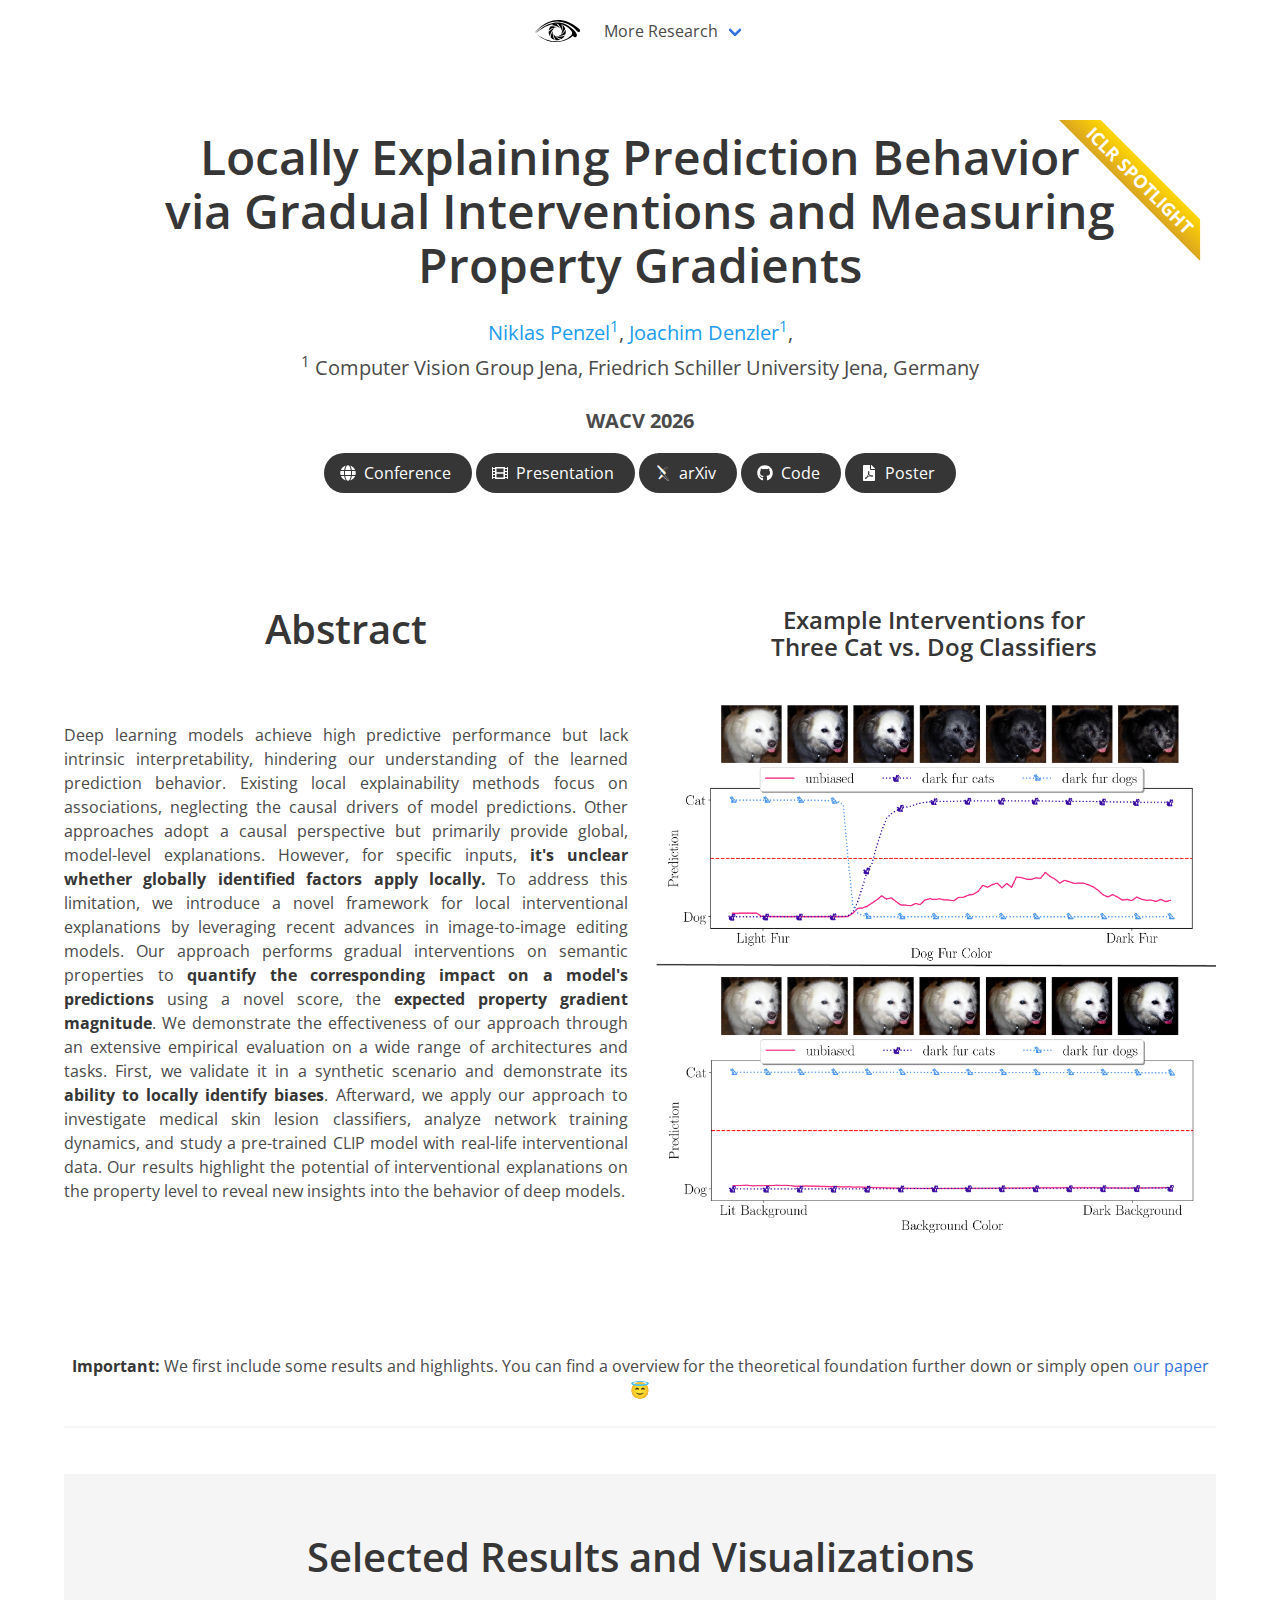
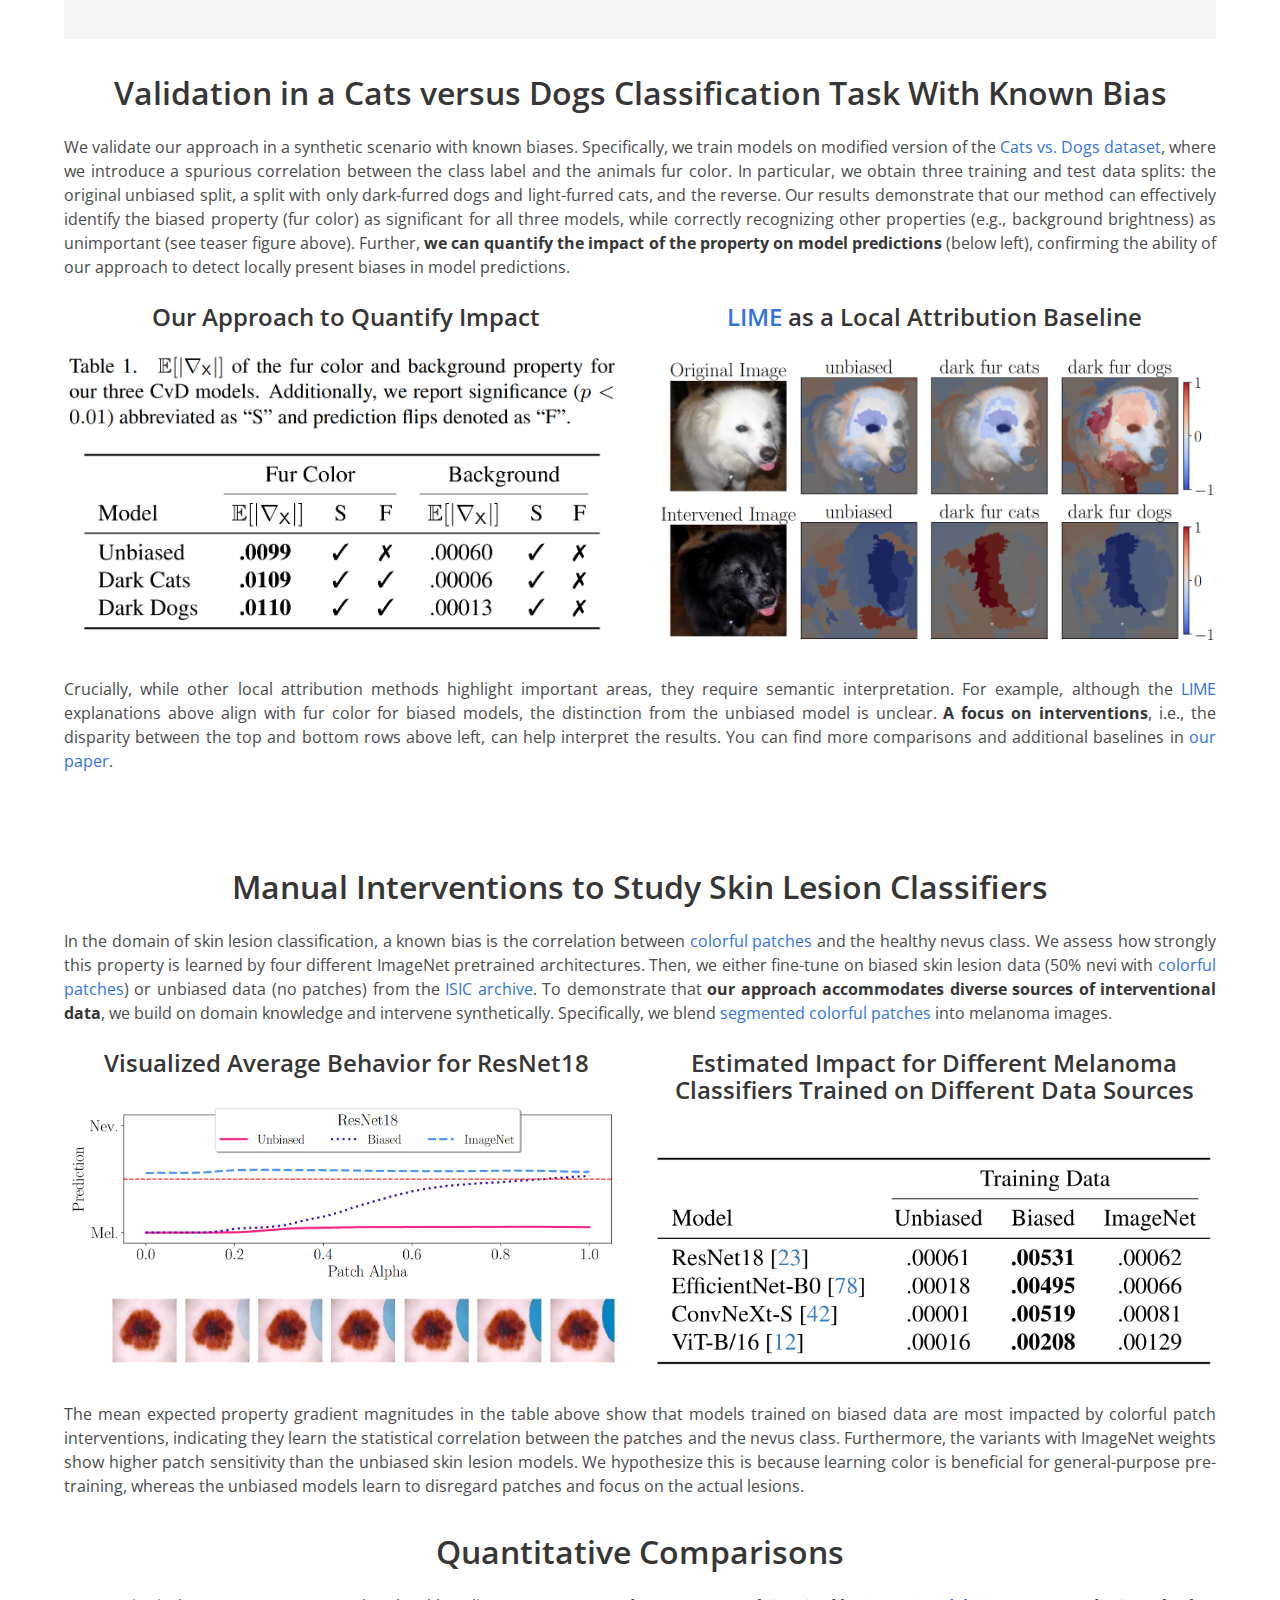
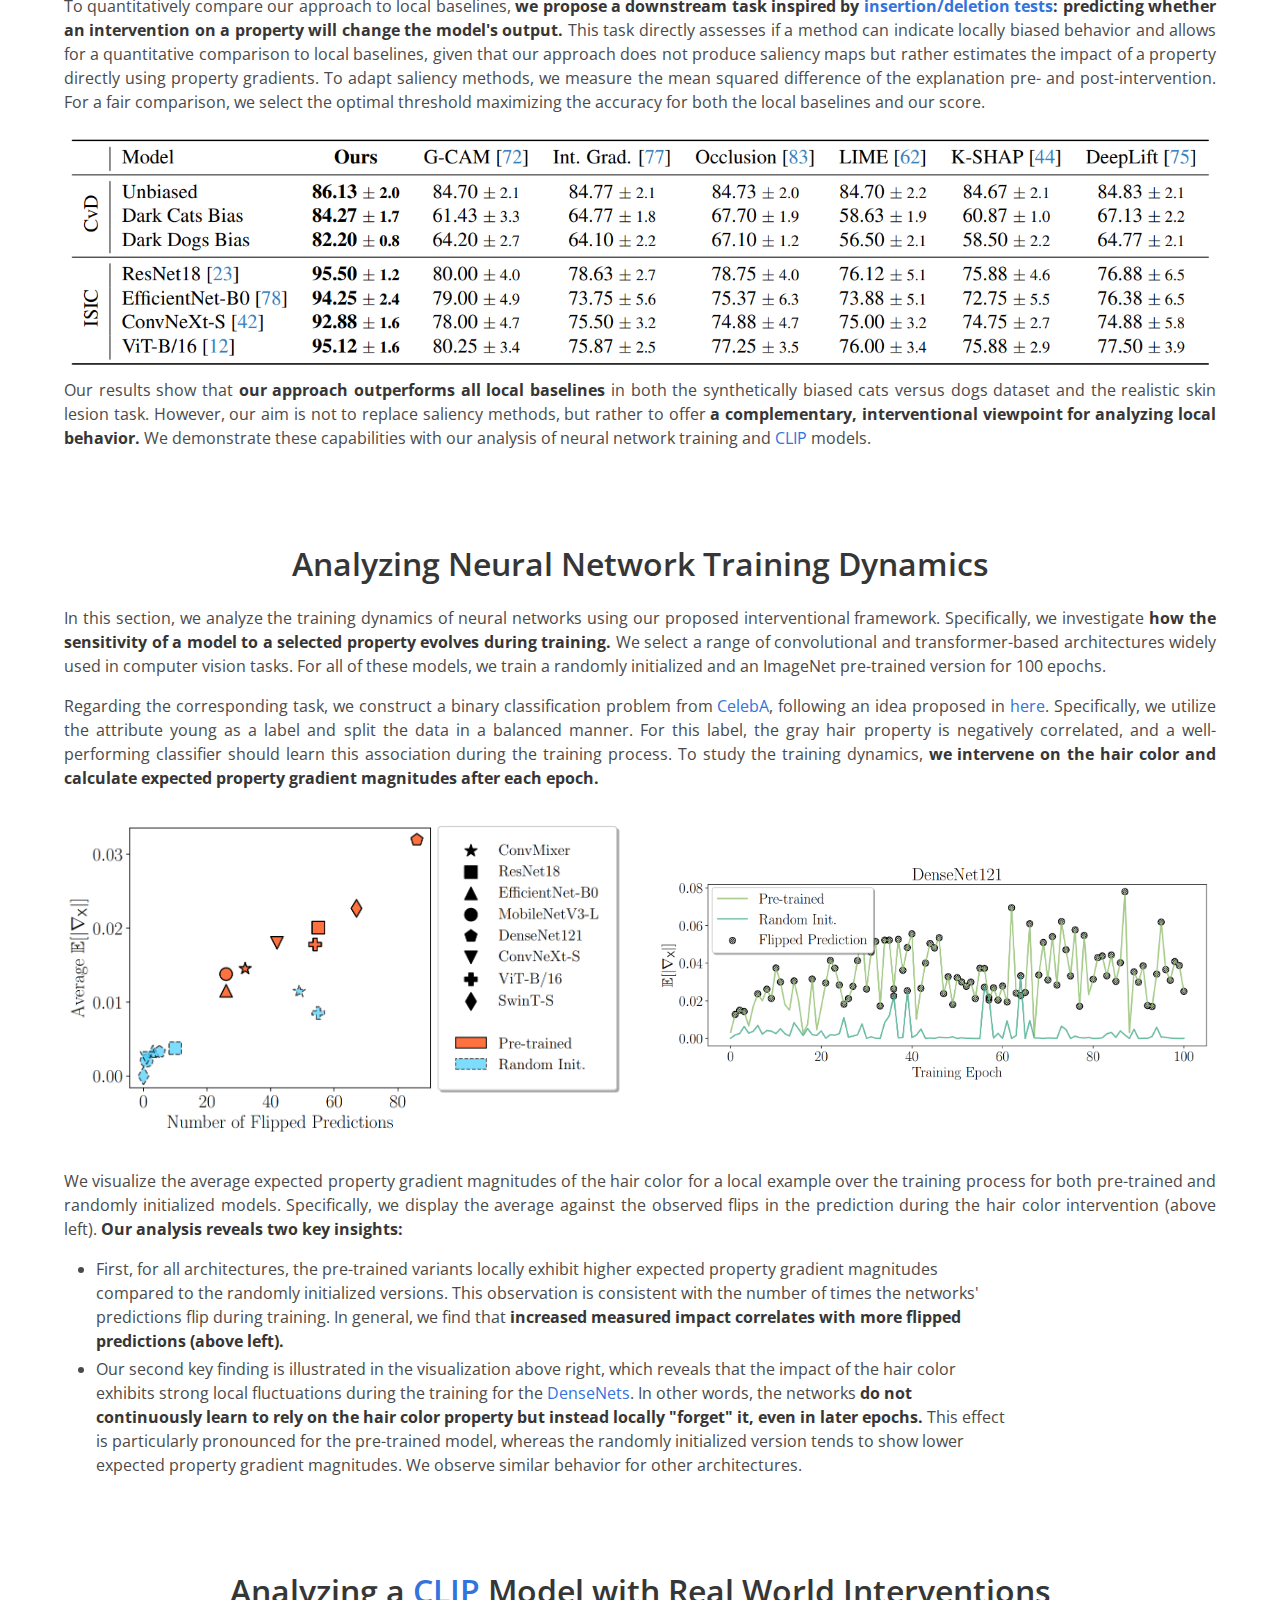
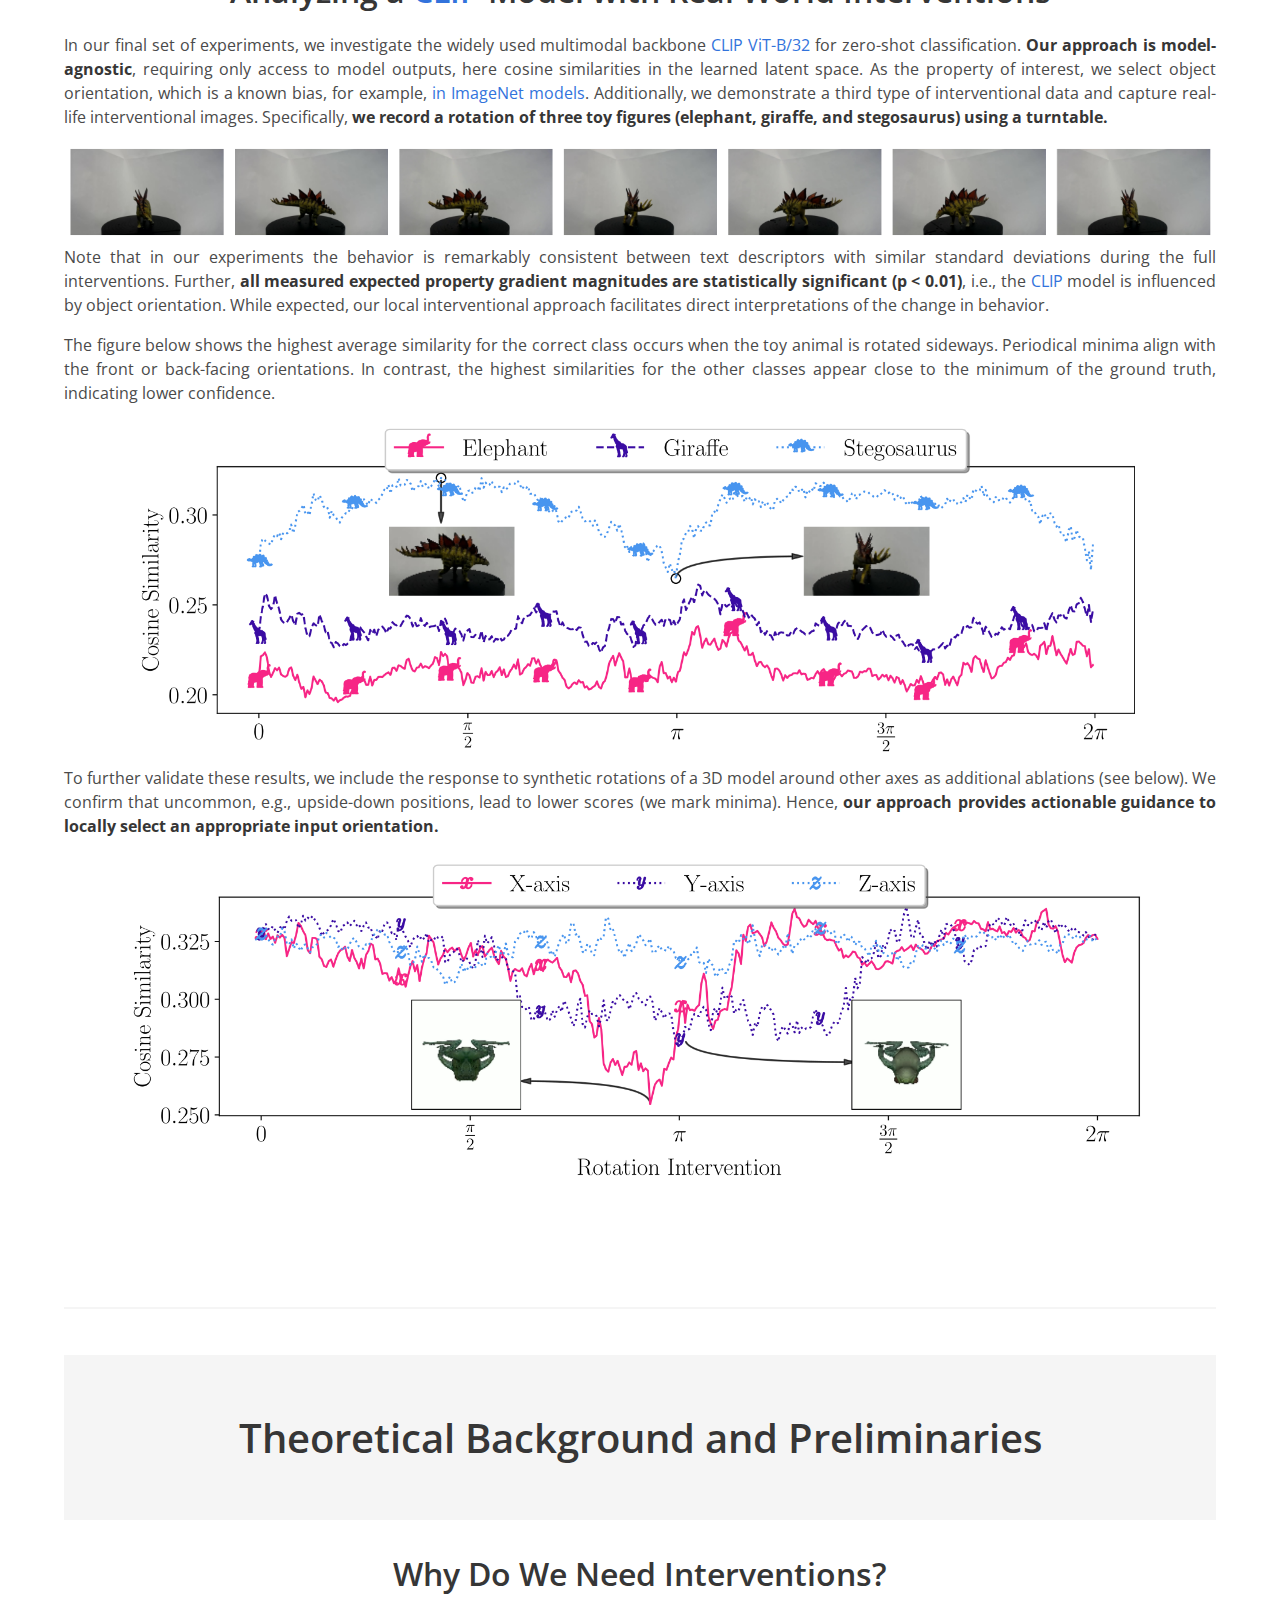
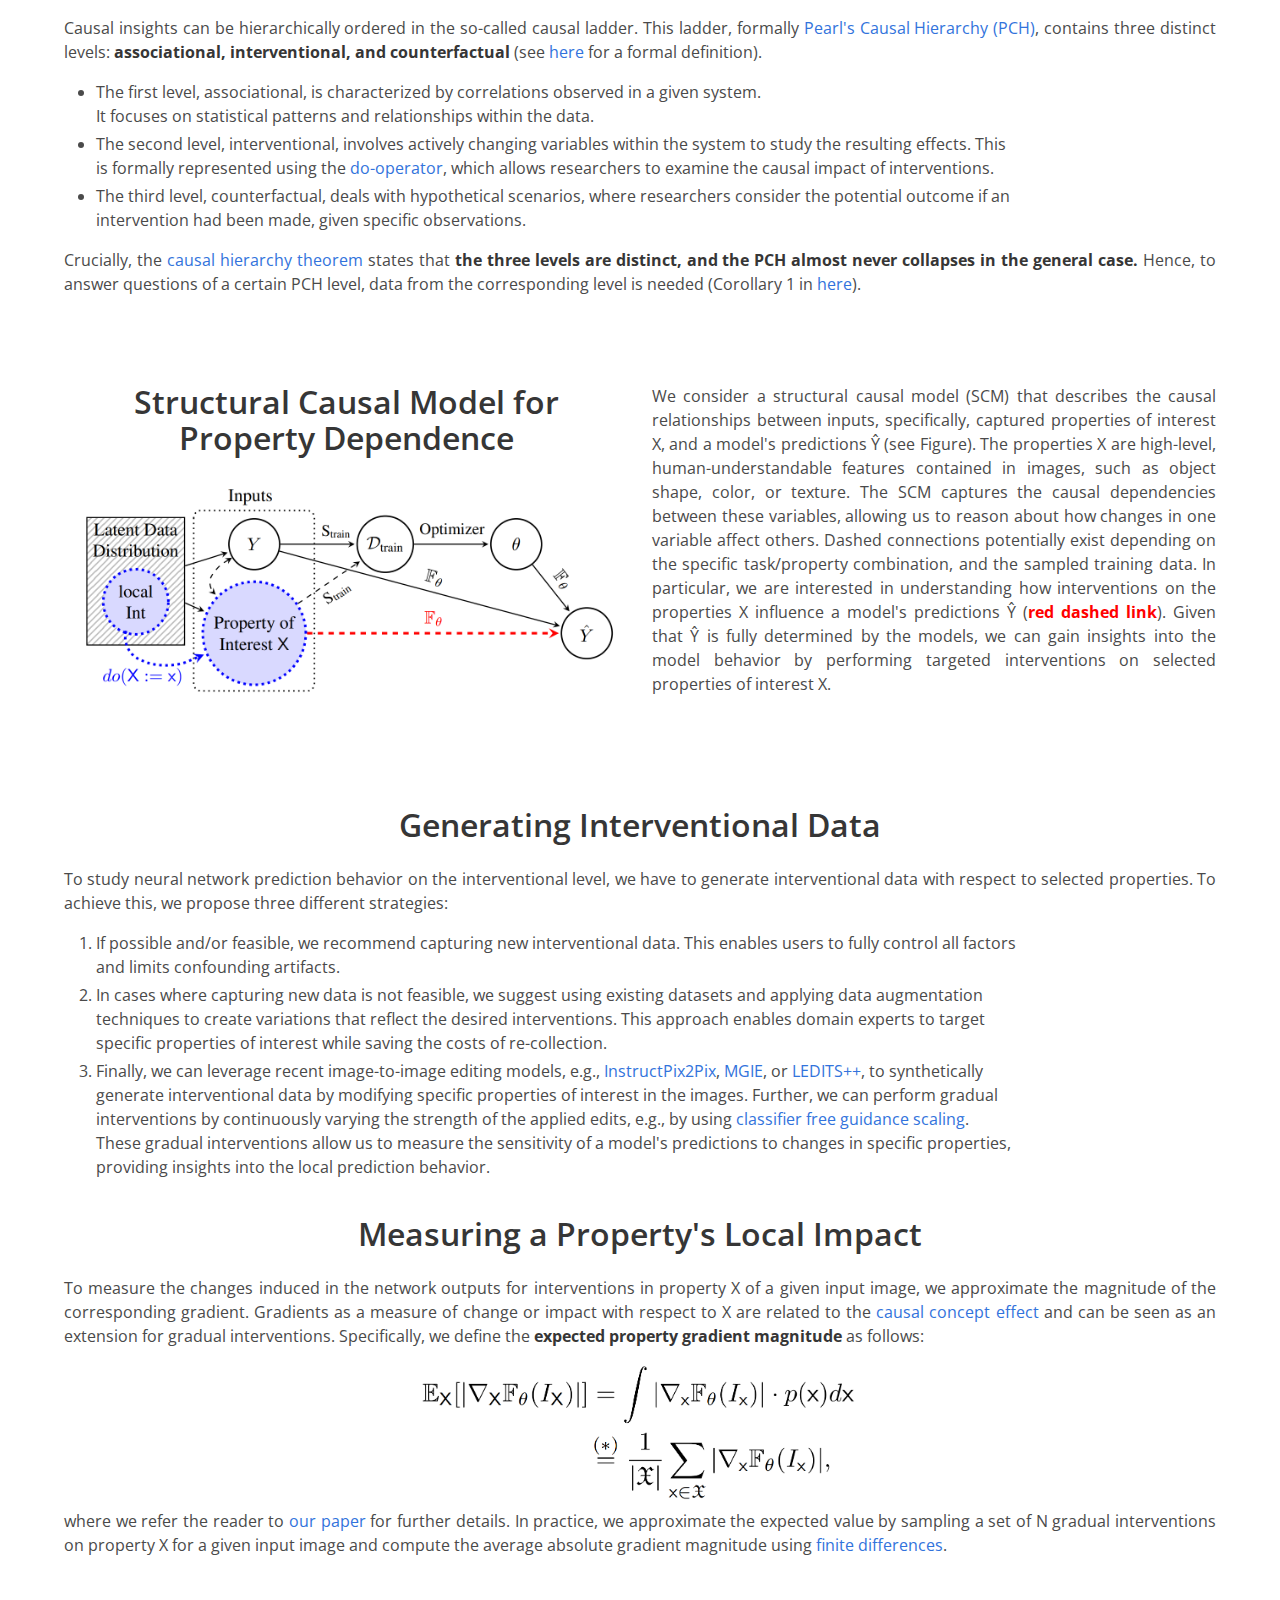
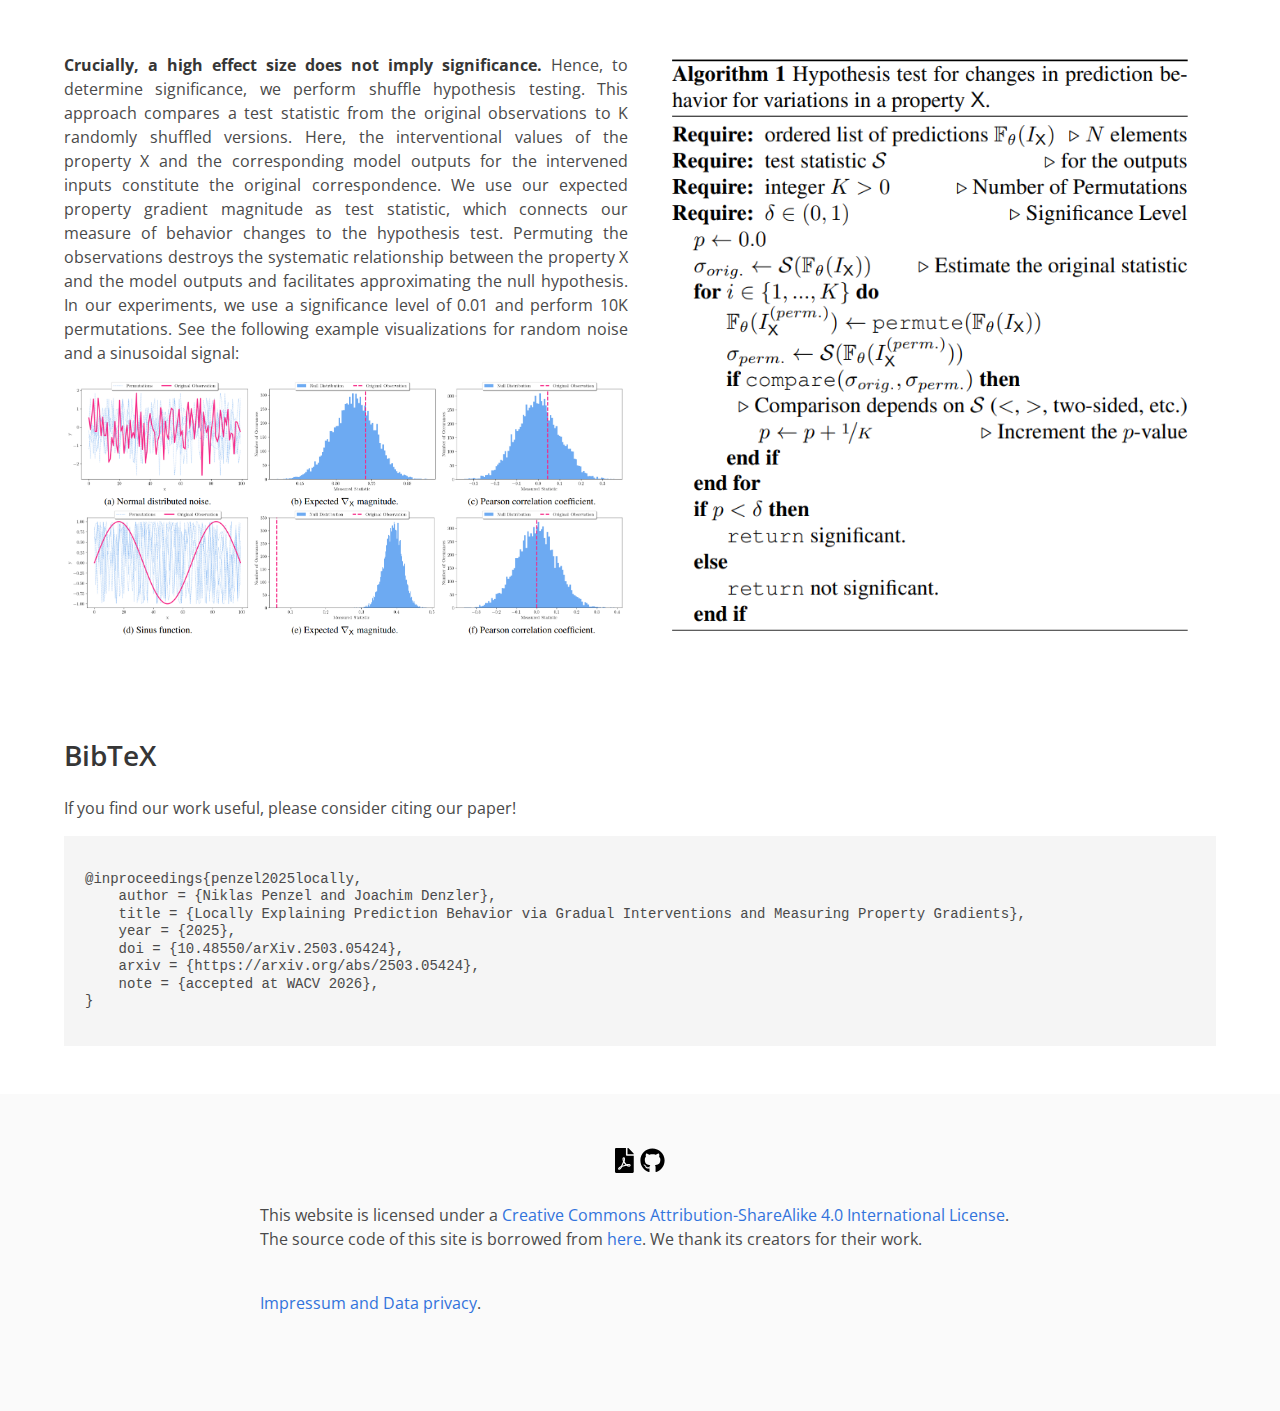
<file: index.html>
<!DOCTYPE html>
<html lang="en">

<head>
  <meta name="google-site-verification" content="wYvWtjOgtH2vemeJWG0qdpVSuGJB5wU3lk6l4sZgnpc" />
  <meta charset="utf-8">
  <meta http-equiv="Cache-control" content="public">
  <meta name="description" content="Locally Explaining Prediction Behavior via Gradual Interventions and Measuring Property Gradients">
  <meta name="keywords" content="Property Gradients, Interventions, Causality-based Explanations, XAI, Explainability">
  <meta name="viewport" content="width=device-width, initial-scale=1">
  <title>Measuring Property Gradients</title>

  <link rel="icon" href="static/images/favicon.ico" type="image/x-icon">

  <link rel="stylesheet" href="static/css/bulma.min.css">
  <link rel="stylesheet" href="static/css/bulma-carousel.min.css">
  <link rel="stylesheet" href="static/css/bulma-slider.min.css">
  <link rel="stylesheet" href="static/css/fontawesome.all.min.css">
  <link rel="stylesheet" href="static/css/academicons.min.css">
  <link rel="stylesheet" href="static/css/index.css">

  <script defer src="static/js/jquery-3.5.1.min.js"></script>
  <script defer src="static/js/fontawesome.all.min.js"></script>
  <script defer src="static/js/bulma-carousel.min.js"></script>
  <script defer src="static/js/bulma-slider.min.js"></script>
  <script defer src="static/js/index.js"></script>
    <style type="text/css">
/*
generated by Pygments <https://pygments.org/>
Copyright 2006-2024 by the Pygments team.
Licensed under the BSD license, see LICENSE for details.
*/
pre { line-height: 125%; }
td.linenos .normal { color: inherit; background-color: transparent; padding-left: 5px; padding-right: 5px; }
span.linenos { color: inherit; background-color: transparent; padding-left: 5px; padding-right: 5px; }
td.linenos .special { color: #000000; background-color: #ffffc0; padding-left: 5px; padding-right: 5px; }
span.linenos.special { color: #000000; background-color: #ffffc0; padding-left: 5px; padding-right: 5px; }
.highlight .hll { background-color: #ffffcc }
.highlight { background: #f8f8f8; }
.highlight .c { color: #3D7B7B; font-style: italic } /* Comment */
.highlight .err { border: 1px solid #FF0000 } /* Error */
.highlight .k { color: #008000; font-weight: bold } /* Keyword */
.highlight .o { color: #666666 } /* Operator */
.highlight .ch { color: #3D7B7B; font-style: italic } /* Comment.Hashbang */
.highlight .cm { color: #3D7B7B; font-style: italic } /* Comment.Multiline */
.highlight .cp { color: #9C6500 } /* Comment.Preproc */
.highlight .cpf { color: #3D7B7B; font-style: italic } /* Comment.PreprocFile */
.highlight .c1 { color: #3D7B7B; font-style: italic } /* Comment.Single */
.highlight .cs { color: #3D7B7B; font-style: italic } /* Comment.Special */
.highlight .gd { color: #A00000 } /* Generic.Deleted */
.highlight .ge { font-style: italic } /* Generic.Emph */
.highlight .ges { font-weight: bold; font-style: italic } /* Generic.EmphStrong */
.highlight .gr { color: #E40000 } /* Generic.Error */
.highlight .gh { color: #000080; font-weight: bold } /* Generic.Heading */
.highlight .gi { color: #008400 } /* Generic.Inserted */
.highlight .go { color: #717171 } /* Generic.Output */
.highlight .gp { color: #000080; font-weight: bold } /* Generic.Prompt */
.highlight .gs { font-weight: bold } /* Generic.Strong */
.highlight .gu { color: #800080; font-weight: bold } /* Generic.Subheading */
.highlight .gt { color: #0044DD } /* Generic.Traceback */
.highlight .kc { color: #008000; font-weight: bold } /* Keyword.Constant */
.highlight .kd { color: #008000; font-weight: bold } /* Keyword.Declaration */
.highlight .kn { color: #008000; font-weight: bold } /* Keyword.Namespace */
.highlight .kp { color: #008000 } /* Keyword.Pseudo */
.highlight .kr { color: #008000; font-weight: bold } /* Keyword.Reserved */
.highlight .kt { color: #B00040 } /* Keyword.Type */
.highlight .m { color: #666666 } /* Literal.Number */
.highlight .s { color: #BA2121 } /* Literal.String */
.highlight .na { color: #687822 } /* Name.Attribute */
.highlight .nb { color: #008000 } /* Name.Builtin */
.highlight .nc { color: #0000FF; font-weight: bold } /* Name.Class */
.highlight .no { color: #880000 } /* Name.Constant */
.highlight .nd { color: #AA22FF } /* Name.Decorator */
.highlight .ni { color: #717171; font-weight: bold } /* Name.Entity */
.highlight .ne { color: #CB3F38; font-weight: bold } /* Name.Exception */
.highlight .nf { color: #0000FF } /* Name.Function */
.highlight .nl { color: #767600 } /* Name.Label */
.highlight .nn { color: #0000FF; font-weight: bold } /* Name.Namespace */
.highlight .nt { color: #008000; font-weight: bold } /* Name.Tag */
.highlight .nv { color: #19177C } /* Name.Variable */
.highlight .ow { color: #AA22FF; font-weight: bold } /* Operator.Word */
.highlight .w { color: #bbbbbb } /* Text.Whitespace */
.highlight .mb { color: #666666 } /* Literal.Number.Bin */
.highlight .mf { color: #666666 } /* Literal.Number.Float */
.highlight .mh { color: #666666 } /* Literal.Number.Hex */
.highlight .mi { color: #666666 } /* Literal.Number.Integer */
.highlight .mo { color: #666666 } /* Literal.Number.Oct */
.highlight .sa { color: #BA2121 } /* Literal.String.Affix */
.highlight .sb { color: #BA2121 } /* Literal.String.Backtick */
.highlight .sc { color: #BA2121 } /* Literal.String.Char */
.highlight .dl { color: #BA2121 } /* Literal.String.Delimiter */
.highlight .sd { color: #BA2121; font-style: italic } /* Literal.String.Doc */
.highlight .s2 { color: #BA2121 } /* Literal.String.Double */
.highlight .se { color: #AA5D1F; font-weight: bold } /* Literal.String.Escape */
.highlight .sh { color: #BA2121 } /* Literal.String.Heredoc */
.highlight .si { color: #A45A77; font-weight: bold } /* Literal.String.Interpol */
.highlight .sx { color: #008000 } /* Literal.String.Other */
.highlight .sr { color: #A45A77 } /* Literal.String.Regex */
.highlight .s1 { color: #BA2121 } /* Literal.String.Single */
.highlight .ss { color: #19177C } /* Literal.String.Symbol */
.highlight .bp { color: #008000 } /* Name.Builtin.Pseudo */
.highlight .fm { color: #0000FF } /* Name.Function.Magic */
.highlight .vc { color: #19177C } /* Name.Variable.Class */
.highlight .vg { color: #19177C } /* Name.Variable.Global */
.highlight .vi { color: #19177C } /* Name.Variable.Instance */
.highlight .vm { color: #19177C } /* Name.Variable.Magic */
.highlight .il { color: #666666 } /* Literal.Number.Integer.Long */
  </style>
</head>

<body>
  <nav class="navbar" role="navigation" aria-label="main navigation">
    <div class="navbar-brand">
      <a role="button" class="navbar-burger" aria-label="menu" aria-expanded="false">
        <span aria-hidden="true"></span>
        <span aria-hidden="true"></span>
        <span aria-hidden="true"></span>
      </a>
    </div>
    <div class="navbar-menu">
      <div class="navbar-start" style="flex-grow: 1; justify-content: center;">
        <a class="navbar-item" target="_blank" rel="noopener noreferrer" href="https://inf-cv.uni-jena.de/home/staff/">
          <span class="cvg-logo"></span>
        </a>
        <div class="navbar-item has-dropdown is-hoverable">
          <a class="navbar-link">
            More Research
          </a>
          <div class="navbar-dropdown">
            <a class="navbar-item" target="_blank" rel="noopener noreferrer" href="https://causalrivers.github.io/">
              ICLR 2025 - CausalRivers: Scaling up Benchmarking of Causal Discovery
            </a>
            <a class="navbar-item" target="_blank" rel="noopener noreferrer" href="https://eifer-mam.github.io/">
              CVPR 2025 - EIFER: Electromyography-Informed Facial Expression Reconstruction
            </a>
            <a class="navbar-item" target="_blank" rel="noopener noreferrer" href="https://fastcav.github.io/">
              ICML 2025 - FastCAV: Efficient Computation of Concept Activation Vectors
            </a>
            <a class="navbar-item" target="_blank" rel="noopener noreferrer" href="https://gerne-debias.github.io/">
              ICCV 2025 - GERNE: Gradient Extrapolation for Debiased Representation Learning 
            </a>
            <a class="navbar-item" target="_blank" rel="noopener noreferrer" href="https://f-inr.github.io/">
              WACV 2026 - F-INR: Functional Tensor Decomposition for Implicit Neural Representations 
            </a>
            <a class="navbar-item" target="_blank" rel="noopener noreferrer" href="https://rampinn.github.io/">
              AISTATS 2026 - RamPINN: Recovering Raman Spectra From Coherent Anti-Stokes Spectra
            </a>
            <a class="navbar-item" target="_blank" rel="noopener noreferrer" href="https://tcd-arena.github.io/">
              ICLR 2026 - TCD-Arena: Assessing Robustness of Time Series Causal Discovery
            </a>
          </div>
        </div>
      </div>
    </div>
  </nav>
  <section class="hero">
    <div class="hero-body">
      <div class="container is-max-fullhd">
        <div class="columns is-centered">
          <div class="column has-text-centered">
            <div class="spotbox spotlight">
              <h1 class="title is-1 publication-title">Locally Explaining Prediction Behavior<br> via Gradual Interventions and Measuring Property Gradients</h1>
            </div>
            <div class="is-size-5 publication-authors">
              <span class="author-block">
                <a target="_blank" rel="noopener noreferrer" href="https://scholar.google.com/citations?user=s9bfMqEAAAAJ&hl=en">Niklas Penzel<sup><small>1</small></sup></a>,
              </span>
              <span class="author-block">
                <a target="_blank" rel="noopener noreferrer" href="https://scholar.google.de/citations?hl=en&user=bhpi3vgAAAAJ&hl=en">Joachim Denzler<sup><small>1</small></sup></a>,
              </span>
            </div>
            <div class="is-size-5 publication-authors">
              <span class="author-block">
                <sup><small>1</small></sup> Computer Vision Group Jena, Friedrich Schiller University Jena, Germany
              </span>
            </div>
            <br>
            <div class="is-size-5 publication-authors is-dark is">
              <b>
                WACV 2026
              </b>
            </div>

            <div class="column has-text-centered">
              <div class="publication-links">
                <!-- PDF Link. -->
                <span class="link-block">
                  <a target="_blank" rel="noopener noreferrer" href="https://wacv.thecvf.com/virtual/2026/paper/197" class="external-link button is-normal is-rounded is-dark">
                    <span class="icon">
                      <i class="fas fa-globe"></i>
                    </span>
                    <span>Conference</span>
                  </a>
                </span>
                <span class="link-block">
                  <a target="_blank" rel="noopener noreferrer" href="https://www.youtube.com/watch?v=4Gc1WtVgWWw" class="external-link button is-normal is-rounded is-dark">
                    <span class="icon">
                      <i class="fas fa-film"></i>
                    </span>
                    <span>Presentation</span>
                  </a>
                </span>
                <span class="link-block">
                  <a target="_blank" rel="noopener noreferrer" href="https://arxiv.org/abs/2503.05424" class="external-link button is-normal is-rounded is-dark">
                    <span class="icon">
                      <i class="ai ai-arxiv"></i>
                    </span>
                    <span>arXiv</span>
                  </a>
                </span>
                <!-- Experiment Code Link. -->
                <span class="link-block">
                  <a target="_blank" rel="noopener noreferrer" href="https://github.com/PropGrad/Interventional-XAI" class="external-link button is-normal is-rounded is-dark">
                    <span class="icon">
                      <i class="fab fa-github"></i>
                    </span>
                    <span>Code</span>
                  </a>
                </span>
                <span class="link-block">
                  <a target="_blank" rel="noopener noreferrer" href="./static/poster/WACV-2026-PropGrads.pdf" class="external-link button is-normal is-rounded is-dark">
                    <span class="icon">
                      <i class="fas fa-file-pdf"></i>
                    </span>
                    <span>Poster</span>
                  </a>
                </span>
              </div>

            </div>
          </div>
        </div>
      </div>
    </div>
  </section>

  <section class="section">
    <div class="container is-max-widescreen">
      <div class="columns is-centered">
        <!-- Visual Effects. -->
        <div class="column has-text-centered">
          <div class="content">
            <h2 class="title is-2">Abstract</h2>
            <p style="font-size: 0.9rem;" class="is-centered">
              <div>&ensp;</div>
              <div>&ensp;</div>
              <div class="content has-text-justified">
              Deep learning models achieve high predictive performance but lack intrinsic interpretability, hindering our understanding of the learned prediction behavior.
              Existing local explainability methods focus on associations, neglecting the causal drivers of model predictions. 
              Other approaches adopt a causal perspective but primarily provide global, model-level explanations.
              However, for specific inputs, <strong>it's unclear whether globally identified factors apply locally.</strong>
              To address this limitation, we introduce a novel framework for local interventional explanations by leveraging recent advances in image-to-image editing models. 
              Our approach performs gradual interventions on semantic properties to <strong>quantify the corresponding impact on a model's predictions</strong> using a novel score, the <strong>expected property gradient magnitude</strong>. 
              We demonstrate the effectiveness of our approach through an extensive empirical evaluation on a wide range of architectures and tasks.
              First, we validate it in a synthetic scenario and demonstrate its <strong>ability to locally identify biases</strong>.
              Afterward, we apply our approach to investigate medical skin lesion classifiers, analyze network training dynamics, and study a pre-trained CLIP model with real-life interventional data.
              Our results highlight the potential of interventional explanations on the property level to reveal new insights into the behavior of deep models.
              </div>
            </p>
          </div>
        </div>
        <div class="column has-text-centered">
          <h2 class="title is-4">Example Interventions for <br> Three Cat vs. Dog Classifiers</h2>
          <div class="columns is-centered">
            <div class="column content">
              <!-- <div>&ensp;</div> -->
              <!-- <div>&ensp;</div> -->
              <img src="./static/images/teaser.png" class="interpolation-image" alt="Teaser Figure" width="1000" height="1000" />
            </div>
          </div>
        </div>
      </div>
    </div>
  </section>


  <section class="section">
    <div class="container is-max-widescreen">
      <div class="columns is-centered">
        <!-- Visual Effects. -->
        <div class="column has-text-centered">
          <div class="content">
            <p><strong>Important:</strong> We first include some results and highlights. You can find a overview for the theoretical foundation further down or simply open <a target="_blank" rel="noopener noreferrer" href="https://arxiv.org/abs/2503.05424">our paper</a> &#128519;</p>
            <hr>
            <h2 class="title is-2 fullwidth-highlight">Selected Results and Visualizations</h2>
            <h2 class="title is-3">Validation in a Cats versus Dogs Classification Task With Known Bias</h2>
            <p class="content has-text-justified">
              We validate our approach in a synthetic scenario with known biases.
              Specifically, we train models on modified version of the <a target="_blank" rel="noopener noreferrer" href="https://www.kaggle.com/competitions/dogs-vs-cats">Cats vs. Dogs dataset</a>, where we introduce a spurious correlation between the class label and the animals fur color.
              In particular, we obtain three training and test data splits: the original unbiased split, a split with only dark-furred dogs and light-furred cats, and the reverse. 
              Our results demonstrate that our method can effectively identify the biased property (fur color) as significant for all three models, while correctly recognizing other properties (e.g., background brightness) as unimportant (see teaser figure above).
              Further, <strong>we can quantify the impact of the property on model predictions</strong> (below left), confirming the ability of our approach to detect locally present biases in model predictions.
            </p>
          </div>
        </div>
      </div>
      <div class="columns is-centered has-text-centered">
        <div class="column">
          <div class="content">
            <h2 class="title is-4">Our Approach to Quantify Impact</h2>
            <img src="./static/images/cvd-propgrad-table.png" class="interpolation-image" alt="Teaser Figure" width="1000" height="1000" />
            </div>
          </div>
        <div class="column">
          <div class="content">
            <h2 class="title is-4"><a target="_blank" rel="noopener noreferrer" href="https://arxiv.org/abs/1602.04938">LIME</a> as a Local Attribution Baseline</h2>
            <img src="./static/images/lime-examples.png" class="interpolation-image" alt="Teaser Figure" width="1000" height="1000" />
            </div>
          </div>
        </div>

      <div class="columns is-centered has-text-centered">
        <div class="column">
          <div class="content">
            <p class="content has-text-justified">
              Crucially, while other local attribution methods highlight important areas, they require semantic interpretation.
              For example, although the <a target="_blank" rel="noopener noreferrer" href="https://arxiv.org/abs/1602.04938">LIME</a> explanations above align with fur color for biased models, the distinction from the unbiased model is unclear.
              <strong>A focus on interventions</strong>, i.e., the disparity between the top and bottom rows above left, can help interpret the results.
              You can find more comparisons and additional baselines in <a target="_blank" rel="noopener noreferrer" href="https://arxiv.org/abs/2503.05424">our paper</a>.
            </p>
          </div>
        </div>
    </div>
  </section>


  <section class="section">
    <div class="container is-max-widescreen">
      <div class="columns is-centered has-text-centered">
        <div class="column">
          <div class="content">
            <h2 class="title is-3">Manual Interventions to Study Skin Lesion Classifiers</h2>
            <p class="content has-text-justified">
              In the domain of skin lesion classification, a known bias is the correlation between <a target="_blank" rel="noopener noreferrer" href="https://pmc.ncbi.nlm.nih.gov/articles/PMC5030195/">colorful patches</a> and the healthy nevus class.
              We assess how strongly this property is learned by four different ImageNet pretrained architectures.
              Then, we either fine-tune on biased skin lesion data (50% nevi with <a target="_blank" rel="noopener noreferrer" href="https://pmc.ncbi.nlm.nih.gov/articles/PMC5030195/">colorful patches</a>) or unbiased data (no patches) from the <a target="_blank" rel="noopener noreferrer" href="https://www.isic-archive.com/">ISIC archive</a>.
              To demonstrate that <strong>our approach accommodates diverse sources of interventional data</strong>, we build on domain knowledge and intervene synthetically.
              Specifically, we blend <a target="_blank" rel="noopener noreferrer" href="https://arxiv.org/abs/1909.13584">segmented colorful patches</a> into melanoma images.
            </p>
          </div>
        </div>
      </div>

      <div class="columns is-centered has-text-centered">
        <div class="column">
          <div class="content">
            <h2 class="title is-4">Visualized Average Behavior for ResNet18</h2>
            <img src="./static/images/isic-explanation.png" class="interpolation-image" alt="Teaser Figure" width="1000" height="1000" />
            </div>
          </div>
        <div class="column">
          <div class="content">
            <h2 class="title is-4">Estimated Impact for Different Melanoma Classifiers Trained on Different Data Sources</h2>
            <div>&ensp;</div>
            <img src="./static/images/isic-table.png" class="interpolation-image" alt="Teaser Figure" width="1000" height="1000" />
            </div>
          </div>
        </div>



      <div class="columns is-centered has-text-centered">
        <div class="column">
          <div class="content">
            <p class="content has-text-justified">
              The mean expected property gradient magnitudes in the table above show that models trained on biased data are most impacted by colorful patch interventions, indicating they learn the statistical correlation between the patches and the nevus class. 
              Furthermore, the variants with ImageNet weights show higher patch sensitivity than the unbiased skin lesion models. 
              We hypothesize this is because learning color is beneficial for general-purpose pre-training, whereas the unbiased models learn to disregard patches and focus on the actual lesions.
            </p>

            <h2 class="title is-3">Quantitative Comparisons</h2>

            <p class="content has-text-justified">
              To  quantitatively compare our approach to local baselines, <strong>we propose a downstream task inspired by <a target="_blank" rel="noopener noreferrer" href="https://arxiv.org/abs/1806.07421">insertion/deletion tests</a>: predicting whether an intervention on a property will change the model's output.</strong>
              This task directly assesses if a method can indicate locally biased behavior and allows for a quantitative comparison to local baselines, given that our approach does not produce saliency maps but rather estimates the impact of a property directly using property gradients.
              To adapt saliency methods, we measure the mean squared difference of the explanation pre- and post-intervention.
              For a fair comparison, we select the optimal threshold maximizing the accuracy for both the local baselines and our score.
            </p>
            <img src="./static/images/downstream-table.png" class="interpolation-image" alt="Downstream Task Performance" width="1400" height="1400" />
            <p class="content has-text-justified">
              Our results show that <strong>our approach outperforms all local baselines</strong> in both the synthetically biased cats versus dogs dataset and the realistic skin lesion task.
              However, our aim is not to replace saliency methods, but rather to offer <strong>a complementary, interventional viewpoint for analyzing local behavior.</strong>
              We demonstrate these capabilities with our analysis of neural network training and <a target="_blank" rel="noopener noreferrer" href="https://arxiv.org/abs/2103.00020">CLIP</a> models.
            </p>
          </div>
        </div>
      </div>
    </div>
  </section>


  <section class="section">
    <div class="container is-max-widescreen">
      <div class="columns is-centered has-text-centered">
        <div class="column">
          <div class="content">
            <h2 class="title is-3">Analyzing Neural Network Training Dynamics</h2>
            <p class="content has-text-justified">
            In this section, we analyze the training dynamics of neural networks using our proposed interventional framework.
            Specifically, we investigate <strong>how the sensitivity of a model to a selected property evolves during training.</strong>
            We select a range of convolutional and transformer-based architectures widely used in computer vision tasks. 
            For all of these models, we train a randomly initialized and an ImageNet pre-trained version for 100 epochs.
            </p>
            <p class="content has-text-justified">
            Regarding the corresponding task, we construct a binary classification problem from <a target="_blank" rel="noopener noreferrer" href="https://mmlab.ie.cuhk.edu.hk/projects/CelebA.html">CelebA</a>, following an idea proposed in <a target="_blank" rel="noopener noreferrer" href="https://arxiv.org/abs/2403.09683">here</a>.
            Specifically, we utilize the attribute young as a label and split the data in a balanced manner.
            For this label, the gray hair property is negatively correlated, and a well-performing classifier should learn this association during the training process.
            To study the training dynamics, <strong>we intervene on the hair color and calculate expected property gradient magnitudes after each epoch.</strong>
            </p>
          </div>
        </div>
      </div>

      <div class="columns is-centered has-text-centered">
        <div class="column">
          <div class="content">
            <img src="./static/images/training-ana-corr.png" class="interpolation-image" alt="Teaser Figure" width="1200" height="1000" />
          </div>
        </div>
        <div class="column">
          <div class="content">
            <div>&ensp;</div>
            <div>&ensp;</div>
            <img src="./static/images/training-ana-densenet.png" class="interpolation-image" alt="Teaser Figure" width="1200" height="1000" />
          </div>
        </div>

      </div>

      <div class="columns is-centered has-text-centered">
        <div class="column">
          <div class="content">
            <p class="content has-text-justified">
            We visualize the average expected property gradient magnitudes of the hair color for a local example over the training process for both pre-trained and randomly initialized models.
            Specifically, we display the average against the observed flips in the prediction during the hair color intervention (above left).
            <strong>Our analysis reveals two key insights:</strong>
            </p>
            <ul>
              <li>
                First, for all architectures, the pre-trained variants locally exhibit higher expected property gradient magnitudes compared to the randomly initialized versions. 
                This observation is consistent with the number of times the networks' predictions flip during training. 
                In general, we find that <strong>increased measured impact correlates with more flipped predictions (above left).</strong>
              </li>
              <li>
                Our second key finding is illustrated in the visualization above right, which reveals that the impact of the hair color exhibits strong local fluctuations during the training for the <a target="_blank" rel="noopener noreferrer" href="https://arxiv.org/abs/1608.06993">DenseNets</a>.
                In other words, the networks <strong>do not continuously learn to rely on the hair color property but instead locally "forget" it, even in later epochs.</strong>
                This effect is particularly pronounced for the pre-trained model, whereas the randomly initialized version tends to show lower expected property gradient magnitudes.
                We observe similar behavior for other architectures.
              </li>
            </ul>
          </div>
        </div>
      </div>
    </div>
  </section>



  <section class="section">
    <div class="container is-max-widescreen">
      <div class="columns is-centered has-text-centered">
        <div class="column">
          <div class="content">
            <h2 class="title is-3">Analyzing a <a target="_blank" rel="noopener noreferrer" href="https://arxiv.org/abs/2103.00020">CLIP</a> Model with Real World Interventions</h2>
            <p class="content has-text-justified">
            In our final set of experiments, we investigate the widely used multimodal backbone <a target="_blank" rel="noopener noreferrer" href="https://arxiv.org/abs/2103.00020">CLIP</a> <a target="_blank" rel="noopener noreferrer" href="https://arxiv.org/abs/2010.11929">ViT-B/32</a> for zero-shot classification.
            <strong>Our approach is model-agnostic</strong>, requiring only access to model outputs, here cosine similarities in the learned latent space.
            As the property of interest, we select object orientation, which is a known bias, for example, <a target="_blank" rel="noopener noreferrer" href="https://jov.arvojournals.org/article.aspx?articleid=2776554">in ImageNet models</a>.
            Additionally, we demonstrate a third type of interventional data and capture real-life interventional images.
            Specifically, <strong>we record a rotation of three toy figures (elephant, giraffe, and stegosaurus) using a turntable.</strong>
            </p>
            <img src="./static/images/stego.png" class="interpolation-image" alt="Stegosaurus Rotation" width="1200" height="1200" />
            <p class="content has-text-justified">
            Note that in our experiments the behavior is remarkably consistent between text descriptors with similar standard deviations during the full interventions.
            Further, <strong>all measured expected property gradient magnitudes are statistically significant (p &lt; 0.01)</strong>, i.e., the <a target="_blank" rel="noopener noreferrer" href="https://arxiv.org/abs/2103.00020">CLIP</a> model is influenced by object orientation.
            While expected, our local interventional approach facilitates direct interpretations of the change in behavior.
            </p>
            <p class="content has-text-justified">
            The figure below shows the highest average similarity for the correct class occurs when the toy animal is rotated sideways.
            Periodical minima align with the front or back-facing orientations. 
            In contrast, the highest similarities for the other classes appear close to the minimum of the ground truth, indicating lower confidence.
            </p>
            <img src="./static/images/clip-stego.png" class="interpolation-image" alt="Teaser Figure" width="1000" height="1000" />

            <p class="content has-text-justified">
            To further validate these results, we include the response to synthetic rotations of a 3D model around other axes as additional ablations (see below).
            We confirm that uncommon, e.g., upside-down positions, lead to lower scores (we mark minima).
            Hence, <strong>our approach provides actionable guidance to locally select an appropriate input orientation.</strong>
            </p>
            <img src="./static/images/clip-frog.png" class="interpolation-image" alt="Teaser Figure" width="1020" height="1000" />
          </div>
        </div>
      </div>
    </div>
  </section>






  <!-- Theoretical Background & Preliminaries -->


  <section class="section">
    <div class="container is-max-widescreen">
      <div class="columns is-centered">
        <!-- Visual Effects. -->
        <div class="column has-text-centered">
          <div class="content">
            <hr>
            <h2 class="title is-2 fullwidth-highlight">Theoretical Background and Preliminaries</h2>
            <h2 class="title is-3">Why Do We Need Interventions?</h2>
            <p class="content has-text-justified">
              Causal insights can be hierarchically ordered in the so-called causal ladder.
              This ladder, formally <a target="_blank" rel="noopener noreferrer" href="https://causalai.net/r60.pdf">Pearl's Causal Hierarchy (PCH)</a>, contains three distinct levels: <strong>associational, interventional, and counterfactual</strong> (see <a target="_blank" rel="noopener noreferrer" href="https://causalai.net/r60.pdf">here</a> for a formal definition).
            </p>
              <ul>
              <li>The first level, associational, is characterized by correlations observed in a given system.<br> 
              It focuses on statistical patterns and relationships within the data.</li>
              <li>The second level, interventional, involves actively changing variables within the system to study the resulting effects. 
              This is formally represented using the <a target="_blank" rel="noopener noreferrer" href="https://www.cambridge.org/core/books/causality/B0046844FAE10CBF274D4ACBDAEB5F5B"><italic>do</italic>-operator</a>, which allows researchers to examine the causal impact of interventions.</li>
              <li>The third level, counterfactual, deals with hypothetical scenarios, where researchers consider the potential outcome if an intervention had been made, given specific observations.</li>
              </ul>
            <p class="content has-text-justified">
              Crucially, the <a target="_blank" rel="noopener noreferrer" href="https://causalai.net/r60.pdf">causal hierarchy theorem</a> states that <strong>the three levels are distinct, and the PCH almost never collapses in the general case.</strong>
              Hence, to answer questions of a certain PCH level, data from the corresponding level is needed (Corollary 1 in <a target="_blank" rel="noopener noreferrer" href="https://causalai.net/r60.pdf">here</a>).
            </p>

            <div>&ensp;</div>
            <div>&ensp;</div>
          </div>
        </div>

      </div>

      <div class="columns is-centered has-text-centered">
        <div class="column">
          <div class="content">
            <h2 class="title is-3">Structural Causal Model for Property Dependence</h2>
            <img src="./static/images/scm.png" class="interpolation-image" alt="Structural Causal Model" width="1000" height="1000" />
            </div>
          </div>

          <div class="column">
          <div class="content">
            <p class="content has-text-justified">
              We consider a structural causal model (SCM) that describes the causal relationships between inputs, specifically, captured properties of interest X, and a model's predictions Ŷ (see Figure).
              The properties X are high-level, human-understandable features contained in images, such as object shape, color, or texture.
              The SCM captures the causal dependencies between these variables, allowing us to reason about how changes in one variable affect others.
              Dashed connections potentially exist depending on the specific task/property combination, and the sampled training data.
              In particular, we are interested in understanding how interventions on the properties X influence a model's predictions Ŷ (<strong style="color:red">red dashed link</strong>).
              Given that Ŷ is fully determined by the models, we can gain insights into the model behavior by performing targeted interventions on selected properties of interest X.
            </p>
          </div>
          </div>
        </div>
    </div>
  </section>


  <section class="section">
    <div class="container is-max-widescreen">
      <div class="columns is-centered has-text-centered">
        <div class="column">
          <div class="content">
            <h2 class="title is-3">Generating Interventional Data</h2>
            <p class="content has-text-justified">
              To study neural network prediction behavior on the interventional level, we have to generate interventional data with respect to selected properties.
              To achieve this, we propose three different strategies:
            </p>
            <ol>
              <li>If possible and/or feasible, we recommend capturing new interventional data. This enables users to fully control all factors and limits confounding artifacts.</li>
              <li>In cases where capturing new data is not feasible, we suggest using existing datasets and applying data augmentation techniques to create variations that reflect the desired interventions. 
                This approach enables domain experts to target specific properties of interest while saving the costs of re-collection.</li>
              <li>Finally, we can leverage recent image-to-image editing models, e.g., <a target="_blank" rel="noopener noreferrer" href="https://www.timothybrooks.com/instruct-pix2pix/">InstructPix2Pix</a>, <a target="_blank" rel="noopener noreferrer" href="https://mllm-ie.github.io/">MGIE</a>, or <a target="_blank" rel="noopener noreferrer" href="https://huggingface.co/spaces/leditsplusplus/project">LEDITS++</a>,  to synthetically generate interventional data by modifying specific properties of interest in the images.
                Further, we can perform gradual interventions by continuously varying the strength of the applied edits, e.g., by using <a target="_blank" rel="noopener noreferrer" href="https://arxiv.org/abs/2207.12598">classifier free guidance scaling</a>.
                These gradual interventions allow us to measure the sensitivity of a model's predictions to changes in specific properties, providing insights into the local prediction behavior.
              </li>
            </ol>

            <h2 class="title is-3">Measuring a Property's Local Impact</h2>
            <p class="content has-text-justified">
              To measure the changes induced in the network outputs for interventions in property X of a given input image, we approximate the magnitude of the corresponding gradient. 
              Gradients as a measure of change or impact with respect to X are related to the <a target="_blank" rel="noopener noreferrer" href="https://arxiv.org/abs/1907.07165">causal concept effect</a> and can be seen as an extension for gradual interventions.
              Specifically, we define the <strong>expected property gradient magnitude</strong> as follows:
            </p>
            <img src="./static/images/expropgrad.png" class="interpolation-image" alt="Expected Property Gradient Magnitude" width="450" height="450" />
            <p class="content has-text-justified">
              where we refer the reader to <a target="_blank" rel="noopener noreferrer" href="https://arxiv.org/abs/2503.05424">our paper</a> for further details.
              In practice, we approximate the expected value by sampling a set of N gradual interventions on property X for a given input image and compute the average absolute gradient magnitude using <a target="_blank" rel="noopener noreferrer" href="https://www.colorado.edu/amath/sites/default/files/attached-files/mathcomp_88_fd_formulas.pdf">finite differences</a>.
            </p>
          </div>
        </div>
  </section>

  <section class="section">
    <div class="container is-max-widescreen">
      <div class="columns is-centered has-text-centered">
        <div class="column">
          <div class="content">
            <p class="content has-text-justified">
              <strong>Crucially, a high effect size does not imply significance.</strong> 
              Hence, to determine significance, we perform shuffle hypothesis testing.
              This approach compares a test statistic from the original observations to K randomly shuffled versions.
              Here, the interventional values of the property X and the corresponding model outputs for the intervened inputs constitute the original correspondence.
              We use our expected property gradient magnitude as test statistic, which connects our measure of behavior changes to the hypothesis test.
              Permuting the observations destroys the systematic relationship between the property X and the model outputs and facilitates approximating the null hypothesis.
              In our experiments, we use a significance level of 0.01 and perform 10K permutations.
              See the following example visualizations for random noise and a sinusoidal signal:
            </p>
            <img src="./static/images/shuffle-ex.png" class="interpolation-image" alt="Shuffle Hypothesis Test Examples" width="600" height="600" />
          </div>
        </div>
        <div class="column">
          <div class="content">
            <img src="./static/images/hyptest.png" class="interpolation-image" alt="Pseudo Code" width="540" height="540" />
          </div>
        </div>
  </section>

  
  

  <section class="section" id="BibTeX">
    <div class="container is-max-widescreen content">
      <h2 class="title">BibTeX</h2>
      <p class="content has-text-justified">
        If you find our work useful, please consider citing our paper!
      </p>
      <pre>
      <code>
@inproceedings{penzel2025locally,
    author = {Niklas Penzel and Joachim Denzler},
    title = {Locally Explaining Prediction Behavior via Gradual Interventions and Measuring Property Gradients},
    year = {2025},
    doi = {10.48550/arXiv.2503.05424},
    arxiv = {https://arxiv.org/abs/2503.05424},
    note = {accepted at WACV 2026},
}</code>
      </pre>
    </div>
  </section>

  <footer class="footer">
    <div class="container">
      <div class="content has-text-centered">
        <a class="icon-link" href="https://icml.cc/virtual/2025/poster/44251">
          <i class="fas fa-file-pdf"></i>
        </a>
        <a class="icon-link" href="https://github.com/cvjena" class="external-link" disabled>
          <i class="fab fa-github"></i>
        </a>
      </div>
      <div class="columns is-centered">
        <div class="column is-8">
          <div class="content">
            <p>
              This website is licensed under a <a rel="license" href="http://creativecommons.org/licenses/by-sa/4.0/">Creative Commons Attribution-ShareAlike 4.0 International License</a>.
              The source code of this site is borrowed from <a target="_blank" rel="noopener noreferrer" href="https://github.com/nerfies/nerfies.github.io">here</a>.
              We thank its creators for their work. 
            </p>
            <br><a rel="license" href="impressum_privacy.html">Impressum and Data privacy</a>.
          </div>
        </div>
      </div>
    </div>
  </footer>
</body>

</html>
</file>
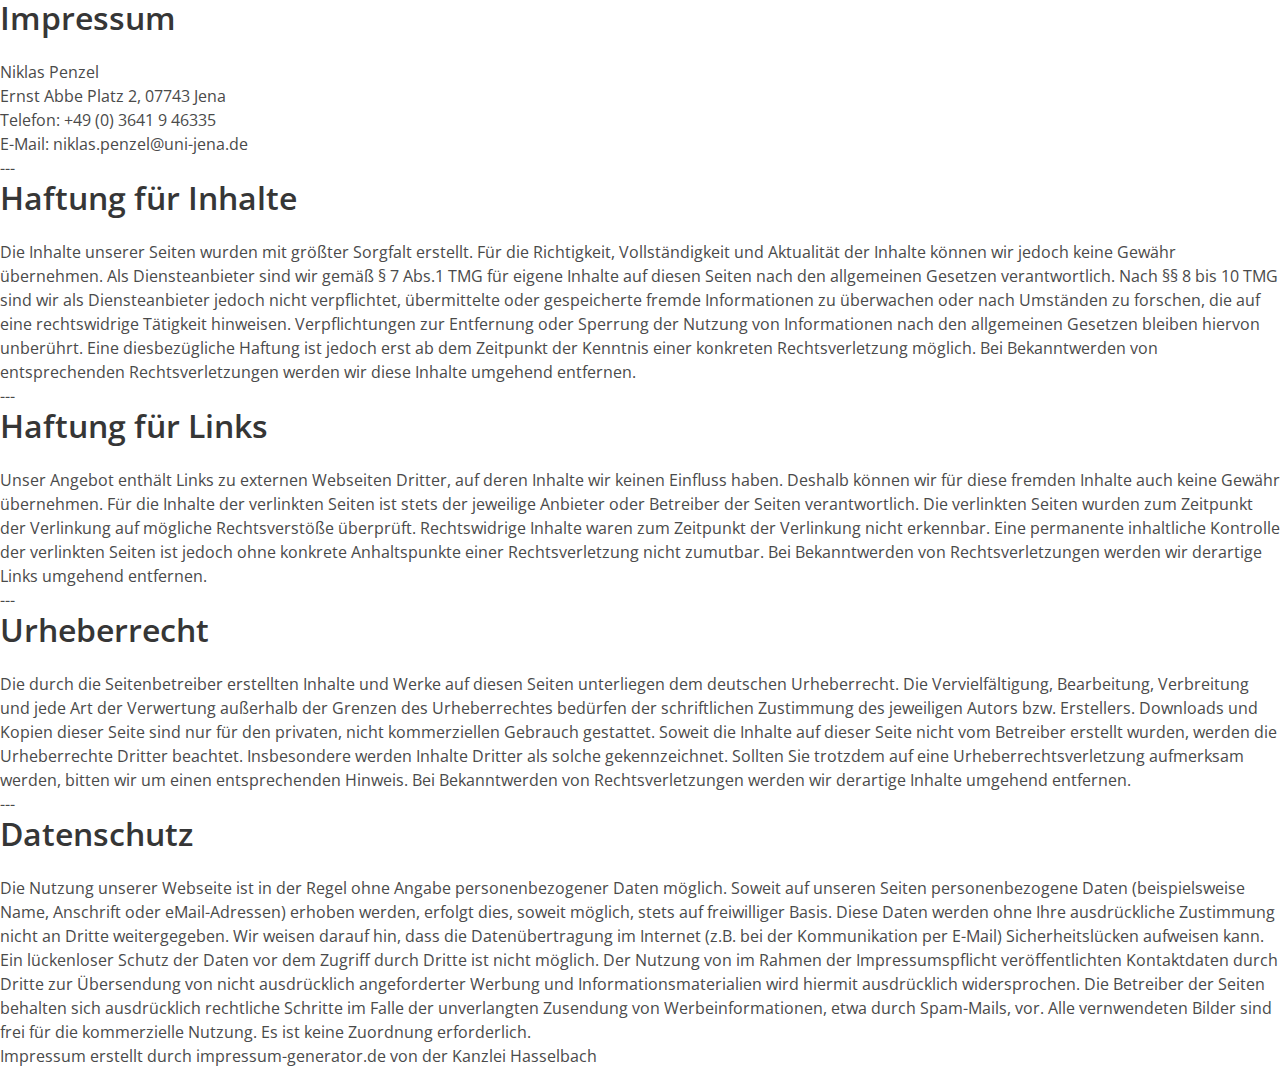
<file: impressum_privacy.html>
<!DOCTYPE html>
<html lang="en">

<head>
  <meta charset="utf-8">
  <meta http-equiv="Cache-control" content="public">
  <meta name="description" content="FastCAV: Efficient Computation of Concept Activation Vectors for Explaining Deep Neural Networks">
  <meta name="keywords" content="FastCAV, Concept-based Explanations, XAI, Explainability, TCAV">
  <meta name="viewport" content="width=device-width, initial-scale=1">
  <title>FastCAV: Efficient Computation of Concept Activation Vectors for Explaining Deep Neural Networks</title>

  <link rel="icon" href="./static/images/favicon.ico" type="image/x-icon">

  <link rel="stylesheet" href="./static/css/bulma.min.css">
  <link rel="stylesheet" href="./static/css/bulma-carousel.min.css">
  <link rel="stylesheet" href="./static/css/bulma-slider.min.css">
  <link rel="stylesheet" href="./static/css/fontawesome.all.min.css">
  <link rel="stylesheet" href="./static/css/academicons.min.css">
  <link rel="stylesheet" href="./static/css/index.css">

  <script defer src="./static/js/jquery-3.5.1.min.js"></script>
  <script defer src="./static/js/fontawesome.all.min.js"></script>
  <script defer src="./static/js/bulma-carousel.min.js"></script>
  <script defer src="./static/js/bulma-slider.min.js"></script>
  <script defer src="./static/js/index.js"></script>
</head>

<body>
    <h1  class="title is-3">Impressum</h1>
    <p>Niklas Penzel</p>
    <p>Ernst Abbe Platz 2, 07743 Jena</p>
    <p>Telefon: +49 (0) 3641 9 46335</p>
    <p>E-Mail: niklas.penzel@uni-jena.de</p>

    <p>---</p>

    <h1 class="title is-3">Haftung für Inhalte</h1>
        <p>
            Die Inhalte unserer Seiten wurden mit größter Sorgfalt erstellt. 
            Für die Richtigkeit, Vollständigkeit und Aktualität der Inhalte können wir jedoch keine Gewähr übernehmen. 
            Als Diensteanbieter sind wir gemäß § 7 Abs.1 TMG für eigene Inhalte auf diesen Seiten nach den allgemeinen Gesetzen verantwortlich. 
            Nach §§ 8 bis 10 TMG sind wir als Diensteanbieter jedoch nicht verpflichtet, übermittelte oder gespeicherte fremde Informationen zu überwachen oder nach Umständen zu forschen, 
            die auf eine rechtswidrige Tätigkeit hinweisen. Verpflichtungen zur Entfernung oder Sperrung der Nutzung von Informationen nach den allgemeinen Gesetzen bleiben hiervon unberührt. 
            Eine diesbezügliche Haftung ist jedoch erst ab dem Zeitpunkt der Kenntnis einer konkreten Rechtsverletzung möglich. Bei Bekanntwerden von entsprechenden Rechtsverletzungen werden wir diese Inhalte umgehend entfernen.
        </p>  
        <p>---</p>

        <h1  class="title is-3">Haftung für Links</h1>
        <p>
            Unser Angebot enthält Links zu externen Webseiten Dritter, 
            auf deren Inhalte wir keinen Einfluss haben. Deshalb können wir für diese fremden Inhalte auch keine Gewähr übernehmen. 
            Für die Inhalte der verlinkten Seiten ist stets der jeweilige Anbieter oder Betreiber der Seiten verantwortlich. Die verlinkten Seiten wurden zum Zeitpunkt der Verlinkung auf mögliche Rechtsverstöße überprüft. 
            Rechtswidrige Inhalte waren zum Zeitpunkt der Verlinkung nicht erkennbar. Eine permanente inhaltliche Kontrolle der verlinkten Seiten ist jedoch ohne konkrete Anhaltspunkte einer Rechtsverletzung nicht zumutbar. 
            Bei Bekanntwerden von Rechtsverletzungen werden wir derartige Links umgehend entfernen.
        </p>  
        <p>---</p>

        <h1  class="title is-3">Urheberrecht</h1>
        <p>
            Die durch die Seitenbetreiber erstellten Inhalte und Werke auf diesen Seiten unterliegen dem deutschen Urheberrecht. 
            Die Vervielfältigung, Bearbeitung, Verbreitung und jede Art der Verwertung außerhalb der Grenzen des Urheberrechtes bedürfen der schriftlichen Zustimmung des jeweiligen Autors bzw. Erstellers. 
            Downloads und Kopien dieser Seite sind nur für den privaten, nicht kommerziellen Gebrauch gestattet. Soweit die Inhalte auf dieser Seite nicht vom Betreiber erstellt wurden, werden die Urheberrechte Dritter beachtet. 
            Insbesondere werden Inhalte Dritter als solche gekennzeichnet. Sollten Sie trotzdem auf eine Urheberrechtsverletzung aufmerksam werden, bitten wir um einen entsprechenden Hinweis. 
            Bei Bekanntwerden von Rechtsverletzungen werden wir derartige Inhalte umgehend entfernen.
        </p>
        <p>---</p>
        <h1  class="title is-3">Datenschutz</h1>
        <p>  
            Die Nutzung unserer Webseite ist in der Regel ohne Angabe personenbezogener Daten möglich. Soweit auf unseren Seiten personenbezogene Daten (beispielsweise Name, Anschrift oder eMail-Adressen) erhoben werden, erfolgt dies, 
            soweit möglich, stets auf freiwilliger Basis. Diese Daten werden ohne Ihre ausdrückliche Zustimmung nicht an Dritte weitergegeben.
            Wir weisen darauf hin, dass die Datenübertragung im Internet (z.B. bei der Kommunikation per E-Mail) Sicherheitslücken aufweisen kann. Ein lückenloser Schutz der Daten vor dem Zugriff durch Dritte ist nicht möglich.
            Der Nutzung von im Rahmen der Impressumspflicht veröffentlichten Kontaktdaten durch Dritte zur Übersendung von nicht ausdrücklich angeforderter Werbung und Informationsmaterialien wird hiermit ausdrücklich widersprochen. 
            Die Betreiber der Seiten behalten sich ausdrücklich rechtliche Schritte im Falle der unverlangten Zusendung von Werbeinformationen, etwa durch Spam-Mails, vor.
            Alle vernwendeten Bilder sind frei für die kommerzielle Nutzung. Es ist keine Zuordnung erforderlich.
        </p>
        <p>Impressum erstellt durch impressum-generator.de von der Kanzlei Hasselbach</p>

 
  </footer>
</body>

</html>
</file>
<file: static/css/index.css>
/* @font-face {
  font-family: "Noto Sans";
  src: url(../webfonts/NotoSans.ttf);
} */

@font-face {
  font-family: 'Open Sans';
  src: url(../webfonts/OpenSans.ttf);
  font-display: swap;
}

body {
  font-family: "Open Sans", sans-serif;
}

ul {
    width: 80%; /* Reduces width to half of the container */
    display: table;
    margin: 0px auto;
    text-align: left;
}
ol {
    width: 80%; /* Reduces width to half of the container */
    display: table;
    margin: 0px auto;
    text-align: left;
}

.highlight-heading {
  background-color: #f5f5f5;
  padding: 0.5em 1em;
  border-radius: 0.5em;
  display: inline-block;
}

.fullwidth-highlight {
  background-color: #f5f5f5;
  padding: 1.5em 0;
  margin-bottom: 1.5em;
  width: 100%;
}


.footer .icon-link {
    font-size: 25px;
    color: #000;
}

.link-block a {
    margin-top: 5px;
    margin-bottom: 5px;
}

.dnerf {
  font-variant: small-caps;
}


.teaser .hero-body {
  padding-top: 0;
  padding-bottom: 3rem;
}

.teaser {
  font-family: 'Google Sans', sans-serif;
}


.publication-banner {
  max-height: parent;

}

.publication-banner video {
  position: relative;
  left: auto;
  top: auto;
  transform: none;
  object-fit: fit;
}


.publication-title {
    font-family: 'Open Sans', sans-serif;
}

.publication-authors {
    font-family: 'Open Sans', sans-serif;
}

.publication-venue {
    color: #555;
    width: fit-content;
    font-weight: bold;
}

.publication-awards {
    color: #ff3860;
    width: fit-content;
    font-weight: bolder;
}


.publication-authors a {
   color: hsl(204, 86%, 53%) !important;
}

.publication-authors a:hover {
    text-decoration: underline;
}

.author-block {
  display: inline-block;
}

.publication-video {
    position: relative;
    width: 100%;
    height: 0;
    padding-bottom: 56.25%;

    overflow: hidden;
    border-radius: 10px !important;
}

.publication-video iframe {
    position: absolute;
    top: 0;
    left: 0;
    width: 100%;
    height: 100%;
}


.results-carousel {
  overflow: hidden;
}

.results-carousel .item {
  margin: 5px;
  overflow: hidden;
  border: 1px solid #bbb;
  border-radius: 10px;
  padding: 0;
  font-size: 0;
}

.results-carousel video {
  margin: 0;
}


.interpolation-panel {
  background: #f5f5f5;
  border-radius: 10px;
}

.interpolation-panel .interpolation-image {
  width: 100%;
  border-radius: 5px;
}


.dlr-logo {
  background-image: url("../images/DLR_Logo.svg");
  width: 40px;  /* Adjust width and height as needed */
  height: 40px;
  display: inline-block; /* Important for background positioning */
  background-size: contain; /* Or 'cover' or '100% 100%' */
  background-repeat: no-repeat;
  background-position: center; /* Often helpful */
  /* border: 1px solid red; */
}

.cvg-logo {
  background-image: url("../images/CVG_Logo.svg");
  width: 45px;  /* Adjust width and height as needed */
  height: 45px;
  display: inline-block; /* Important for background positioning */
  background-size: contain; /* Or 'cover' or '100% 100%' */
  background-repeat: no-repeat;
  background-position: center; /* Often helpful */
  /* border: 1px solid red; */
}

.interpolation-panel .slider {
  margin: 0 !important;
}

.interpolation-panel .slider {
  margin: 0 !important;
}

#interpolation-image-wrapper {
  width: 100%;
}
#interpolation-image-wrapper img {
  border-radius: 5px;
}


@media screen {
  /* "Spotlight Badge */
  .spotbox {
    width: 800x; height: auto;
    position: relative;
    border: 1px solid #FFF;
    background: #FFF;
    margin: 20px;
    display: inline-block;
  }

  .spotlight:after {
    content: "ICLR Spotlight";
    z-index: 1;
    overflow: hidden;
    font-size: 18px;
    font-weight: bold;
    font-family: 'Open Sans', sans-serif;
    /* border: 1px solid #000; */
    color: #FFF;
    text-transform: uppercase;
    text-align: center;
    line-height: 30px;
    transform: rotate(45deg);
    width: 200px;
    display: block; 
    background: #DAA520;
    background: linear-gradient(#FFD700 0%, #DAA520 100%);
    box-shadow: 0 3px 10px -5px rgba(0, 0, 0, 1);
    position: absolute;
    top: 35px; right: -45px;
    clip-path: polygon(200px 30px, 170px -0px, 30px -0px, 0px 30px, 10px 30px,  110px 30px)
  }
}

@media (max-width: 600px) {
  /* "Spotlight Badge */
  .spotbox {
    width: 800x; height: auto;
    position: relative;
    border: 1px solid #FFF;
    background: #FFF;
    margin: 20px;
    display: inline-block;
  }

  .spotlight:after {
    content: "ICLR Spotlight";
    z-index: 1;
    overflow: hidden;
    font-size: 18px;
    font-weight: bold;
    font-family: 'Open Sans', sans-serif;
    color: #FFF;
    text-transform: uppercase;
    text-align: center;
    line-height: 30px;
    transform: rotate(0deg);
    display: block; 
    background: #DAA520;
    background: linear-gradient(#FFD700 0%, #DAA520 100%);
    box-shadow: 0 3px 10px -5px rgba(0, 0, 0, 1);
    position: absolute;
    top: -5%;
    left: 50%;
    transform: translate(-50%, -50%);
  }

  .title.is-1 {
    font-size: 2.5rem;
  }
}
</file>
<file: static/css/academicons.min.css>
@font-face {font-family: 'Academicons';font-style: normal;font-weight: 400;font-display: block;src:url('../fonts/academicons.eot');src:url('../fonts/academicons.eot') format('embedded-opentype'), url('../fonts/academicons.ttf') format('truetype'), url('../fonts/academicons.woff') format('woff'), url('../fonts/academicons.svg') format('svg');}.ai {font-family: 'Academicons';font-weight: 400;-moz-osx-font-smoothing: grayscale;-webkit-font-smoothing: antialiased;display: inline-block;font-style: normal;font-variant: normal;text-rendering: auto;line-height: 1;}.ai-academia:before {content: "\e9af";}.ai-academia-square:before {content: "\e93d";}.ai-acclaim:before {content: "\e92e";}.ai-acclaim-square:before {content: "\e93a";}.ai-acm:before {content: "\e93c";}.ai-acm-square:before {content: "\e95d";}.ai-acmdl:before {content: "\e96a";}.ai-acmdl-square:before {content: "\e9d3";}.ai-ads:before {content: "\e9cb";}.ai-ads-square:before {content: "\e94a";}.ai-africarxiv:before {content: "\e91b";}.ai-africarxiv-square:before {content: "\e90b";}.ai-archive:before {content: "\e955";}.ai-archive-square:before {content: "\e956";}.ai-arxiv:before {content: "\e974";}.ai-arxiv-square:before {content: "\e9a6";}.ai-biorxiv:before {content: "\e9a2";}.ai-biorxiv-square:before {content: "\e98b";}.ai-ceur:before {content: "\e96d";}.ai-ceur-square:before {content: "\e92f";}.ai-ciencia-vitae:before {content: "\e912";}.ai-ciencia-vitae-square:before {content: "\e913";}.ai-clarivate:before {content: "\e924";}.ai-clarivate-square:before {content: "\e925";}.ai-closed-access:before {content: "\e942";}.ai-closed-access-square:before {content: "\e943";}.ai-conversation:before {content: "\e94c";}.ai-conversation-square:before {content: "\e915";}.ai-coursera:before {content: "\e95f";}.ai-coursera-square:before {content: "\e97f";}.ai-crossref:before {content: "\e918";}.ai-crossref-square:before {content: "\e919";}.ai-cv:before {content: "\e9a5";}.ai-cv-square:before {content: "\e90a";}.ai-datacite:before {content: "\e91c";}.ai-datacite-square:before {content: "\e91d";}.ai-dataverse:before {content: "\e9f7";}.ai-dataverse-square:before {content: "\e9e4";}.ai-dblp:before {content: "\e94f";}.ai-dblp-square:before {content: "\e93f";}.ai-depsy:before {content: "\e97a";}.ai-depsy-square:before {content: "\e94b";}.ai-doi:before {content: "\e97e";}.ai-doi-square:before {content: "\e98f";}.ai-dryad:before {content: "\e97c";}.ai-dryad-square:before {content: "\e98c";}.ai-elsevier:before {content: "\e961";}.ai-elsevier-square:before {content: "\e910";}.ai-figshare:before {content: "\e981";}.ai-figshare-square:before {content: "\e9e7";}.ai-google-scholar:before {content: "\e9d4";}.ai-google-scholar-square:before {content: "\e9f9";}.ai-hal:before {content: "\e92c";}.ai-hal-square:before {content: "\e92d";}.ai-hypothesis:before {content: "\e95a";}.ai-hypothesis-square:before {content: "\e95b";}.ai-ideas-repec:before {content: "\e9ed";}.ai-ideas-repec-square:before {content: "\e9f8";}.ai-ieee:before {content: "\e929";}.ai-ieee-square:before {content: "\e9b9";}.ai-impactstory:before {content: "\e9cf";}.ai-impactstory-square:before {content: "\e9aa";}.ai-inaturalist:before {content: "\e900";}.ai-inaturalist-square:before {content: "\e901";}.ai-inpn:before {content: "\e902";}.ai-inpn-square:before {content: "\e903";}.ai-inspire:before {content: "\e9e9";}.ai-inspire-square:before {content: "\e9fe";}.ai-isidore:before {content: "\e936";}.ai-isidore-square:before {content: "\e954";}.ai-isni:before {content: "\e957";}.ai-isni-square:before {content: "\e958";}.ai-jstor:before {content: "\e938";}.ai-jstor-square:before {content: "\e944";}.ai-lattes:before {content: "\e9b3";}.ai-lattes-square:before {content: "\e99c";}.ai-mathoverflow:before {content: "\e9f6";}.ai-mathoverflow-square:before {content: "\e97b";}.ai-mendeley:before {content: "\e9f0";}.ai-mendeley-square:before {content: "\e9f3";}.ai-moodle:before {content: "\e907";}.ai-moodle-square:before {content: "\e908";}.ai-mtmt:before {content: "\e950";}.ai-mtmt-square:before {content: "\e951";}.ai-nakala:before {content: "\e940";}.ai-nakala-square:before {content: "\e941";}.ai-obp:before {content: "\e92a";}.ai-obp-square:before {content: "\e92b";}.ai-open-access:before {content: "\e939";}.ai-open-access-square:before {content: "\e9f4";}.ai-open-data:before {content: "\e966";}.ai-open-data-square:before {content: "\e967";}.ai-open-materials:before {content: "\e968";}.ai-open-materials-square:before {content: "\e969";}.ai-openedition:before {content: "\e946";}.ai-openedition-square:before {content: "\e947";}.ai-orcid:before {content: "\e9d9";}.ai-orcid-square:before {content: "\e9c3";}.ai-osf:before {content: "\e9ef";}.ai-osf-square:before {content: "\e931";}.ai-overleaf:before {content: "\e914";}.ai-overleaf-square:before {content: "\e98d";}.ai-philpapers:before {content: "\e98a";}.ai-philpapers-square:before {content: "\e96f";}.ai-piazza:before {content: "\e99a";}.ai-piazza-square:before {content: "\e90c";}.ai-preregistered:before {content: "\e906";}.ai-preregistered-square:before {content: "\e96b";}.ai-protocols:before {content: "\e952";}.ai-protocols-square:before {content: "\e953";}.ai-psyarxiv:before {content: "\e90e";}.ai-psyarxiv-square:before {content: "\e90f";}.ai-publons:before {content: "\e937";}.ai-publons-square:before {content: "\e94e";}.ai-pubmed:before {content: "\e99f";}.ai-pubmed-square:before {content: "\e97d";}.ai-pubpeer:before {content: "\e922";}.ai-pubpeer-square:before {content: "\e923";}.ai-researcherid:before {content: "\e91a";}.ai-researcherid-square:before {content: "\e95c";}.ai-researchgate:before {content: "\e95e";}.ai-researchgate-square:before {content: "\e99e";}.ai-ror:before {content: "\e948";}.ai-ror-square:before {content: "\e949";}.ai-sci-hub:before {content: "\e959";}.ai-sci-hub-square:before {content: "\e905";}.ai-scirate:before {content: "\e98e";}.ai-scirate-square:before {content: "\e99d";}.ai-scopus:before {content: "\e91e";}.ai-scopus-square:before {content: "\e91f";}.ai-semantic-scholar:before {content: "\e96e";}.ai-semantic-scholar-square:before {content: "\e96c";}.ai-springer:before {content: "\e928";}.ai-springer-square:before {content: "\e99b";}.ai-ssrn:before {content: "\e916";}.ai-ssrn-square:before {content: "\e917";}.ai-stackoverflow:before {content: "\e920";}.ai-stackoverflow-square:before {content: "\e921";}.ai-viaf:before {content: "\e933";}.ai-viaf-square:before {content: "\e934";}.ai-wiley:before {content: "\e926";}.ai-wiley-square:before {content: "\e927";}.ai-zenodo:before {content: "\e911";}.ai-zotero:before {content: "\e962";}.ai-zotero-square:before {content: "\e932";}.ai-lg {font-size: 1.33333em;line-height: 0.75em;vertical-align: -.0667em;}.ai-xs {font-size: .75em;}.ai-sm {font-size: .875em;}.ai-1x {font-size: 1em;}.ai-2x {font-size: 2em;}.ai-3x {font-size: 3em;}.ai-4x {font-size: 4em;}.ai-5x {font-size: 5em;}.ai-6x {font-size: 6em;}.ai-7x {font-size: 7em;}.ai-8x {font-size: 8em;}.ai-9x {font-size: 9em;}.ai-10x {font-size: 10em;}.ai-fw {text-align: center;width: 1.25em;}.ai-ul {list-style-type: none;margin-left: 2.5em;padding-left: 0;}.ai-ul > li {position: relative;}.ai-li {left: -2em;position: absolute;text-align: center;width: 2em;line-height: inherit;}.ai-border {border: solid 0.08em #eee;border-radius: .1em;padding: .2em .25em .15em;}.ai-pull-left {float: left;}.ai-pull-right {float: right;}.ai.ai-pull-left {margin-right: .3em;}.ai.ai-pull-right {margin-right: .3em;}.ai-stack {display: inline-block;height: 2em;line-height: 2em;position: relative;vertical-align: middle;width: 2.5em;}.ai-stack-1x, .ai-stack-2x {left: 0;position: absolute;text-align: center;width: 100%;}.ai-stack-1x {line-height: inherit;}.ai-stack-2x {font-size: 2em;}.ai-inverse {color: #fff;}
</file>
